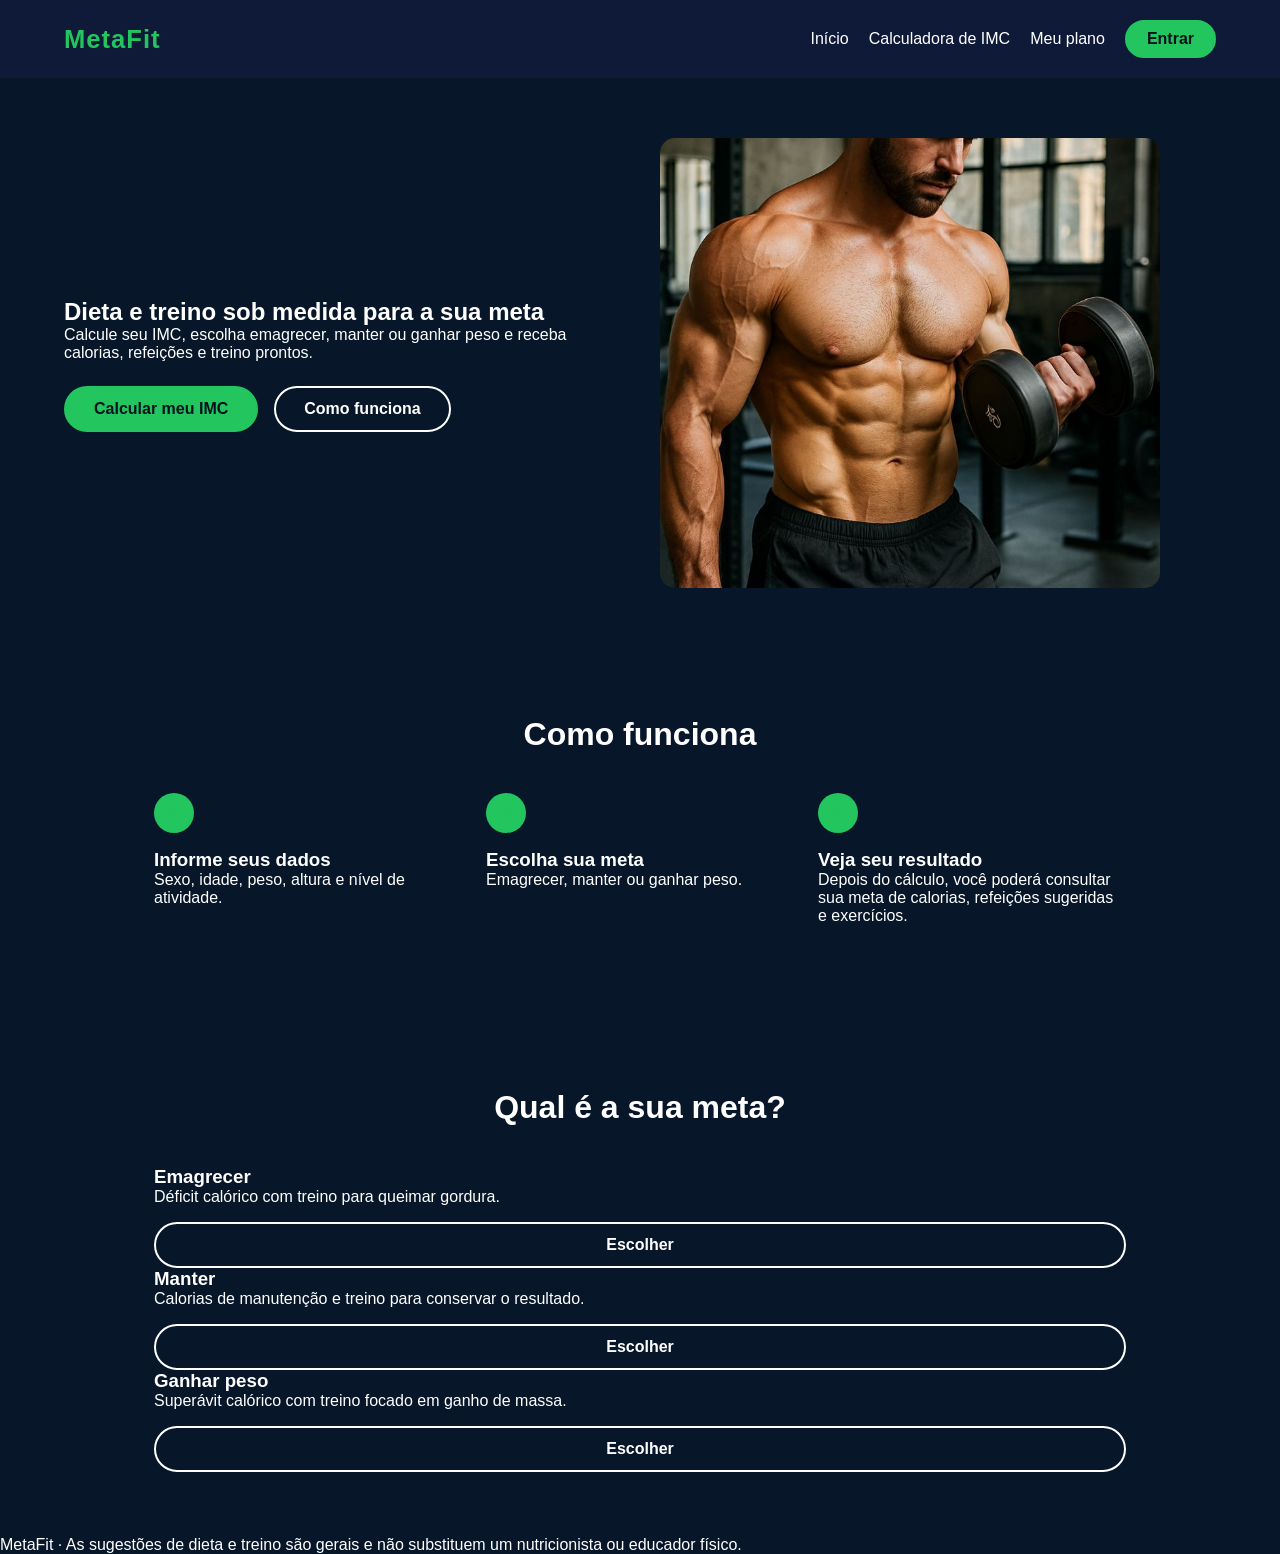
<file: index.html>
<!DOCTYPE html>
<html lang="pt-BR">
<head>
  <meta charset="UTF-8">
  <meta name="viewport" content="width=device-width, initial-scale=1.0">
  <meta name="description" content="Calcule seu IMC e receba uma dieta e um treino sob medida para a sua meta.">
  <title>MetaFit | Dieta e treino sob medida</title>
  <link rel="stylesheet" href="style.css">
</head>
<body>


  <header class="cabecalho">
    <a class="logo" href="index.html">MetaFit</a>

    <nav class="menu-principal">
      <ul>
       <li><a href="index.html">Início</a></li>
       <li><a href="calculadora.html.html">Calculadora de IMC</a></li>
      <li><a href="plano.html">Meu plano</a></li>
       <li><a class="botao" href="login.html">Entrar</a></li>
      </ul>
    </nav>
  </header>

  <main>

    
    <section class="destaque">
      <div class="destaque-conteudo">
        <h1>Dieta e treino sob medida para a sua meta</h1>
        <p>
          Calcule seu IMC, escolha emagrecer, manter ou ganhar peso
          e receba calorias, refeições e treino prontos.
        </p>

        <div class="destaque-botoes">
        <a class="botao" href="calculadora.html.html">Calcular meu IMC</a>
   <a class="botao botao-contorno" href="#como-funciona">Como funciona</a>
        </div>
      </div>


    <div class="foto-inicio">
         <img src="fotos/foto.inicio.jpg" alt="foto-inicio">
             </div>
 </section>

    
    <section class="como-funciona" id="como-funciona">
      <h2>Como funciona</h2>

      <ol class="passos">
        <li class="passo">
          <h3>Informe seus dados</h3>
          <p>Sexo, idade, peso, altura e nível de atividade.</p>
          <br><br>
        </li>
        <li class="passo">
          <h3>Escolha sua meta</h3>
          <p>Emagrecer, manter ou ganhar peso.</p>
          <br><br>
        </li>
        <li class="passo">
          <h3>Veja seu resultado</h3>
          
<p>
    Depois do cálculo, você poderá consultar sua meta de calorias,
    refeições sugeridas e exercícios.
</p>
<br><br>
        </li>
      </ol>
    </section>



    
    <section class="metas">
      <h2>Qual é a sua meta?</h2>



      <div class="lista-metas">
        <article class="card-demeta">
          <div class="icone-demeta"></div>
          <h3>Emagrecer</h3>
          <p>Déficit calórico com treino para queimar gordura.</p>
          <a class="botao botao-contorno" href="calculadora.html.html">Escolher</a>
        </article>

        <article class="card-demeta">
          <div class="icone-demeta"></div>
          <h3>Manter</h3>
          <p>Calorias de manutenção e treino para conservar o resultado.</p>
          <a class="botao botao-contorno" href="calculadora.html.html">Escolher</a>
        </article>

        <article class="card-demeta">
          <div class="icone-demeta"></div>
          <h3>Ganhar peso</h3>
          <p>Superávit calórico com treino focado em ganho de massa.</p>
          <a class="botao botao-contorno" href="calculadora.html.html">Escolher</a>
        </article>
      </div>
    </section>

  </main>

  
  <footer class="rodape">
    <p>
      MetaFit · As sugestões de dieta e treino são gerais e não substituem
      um nutricionista ou educador físico.
    </p>
  </footer>

</body>
</html>
</file>
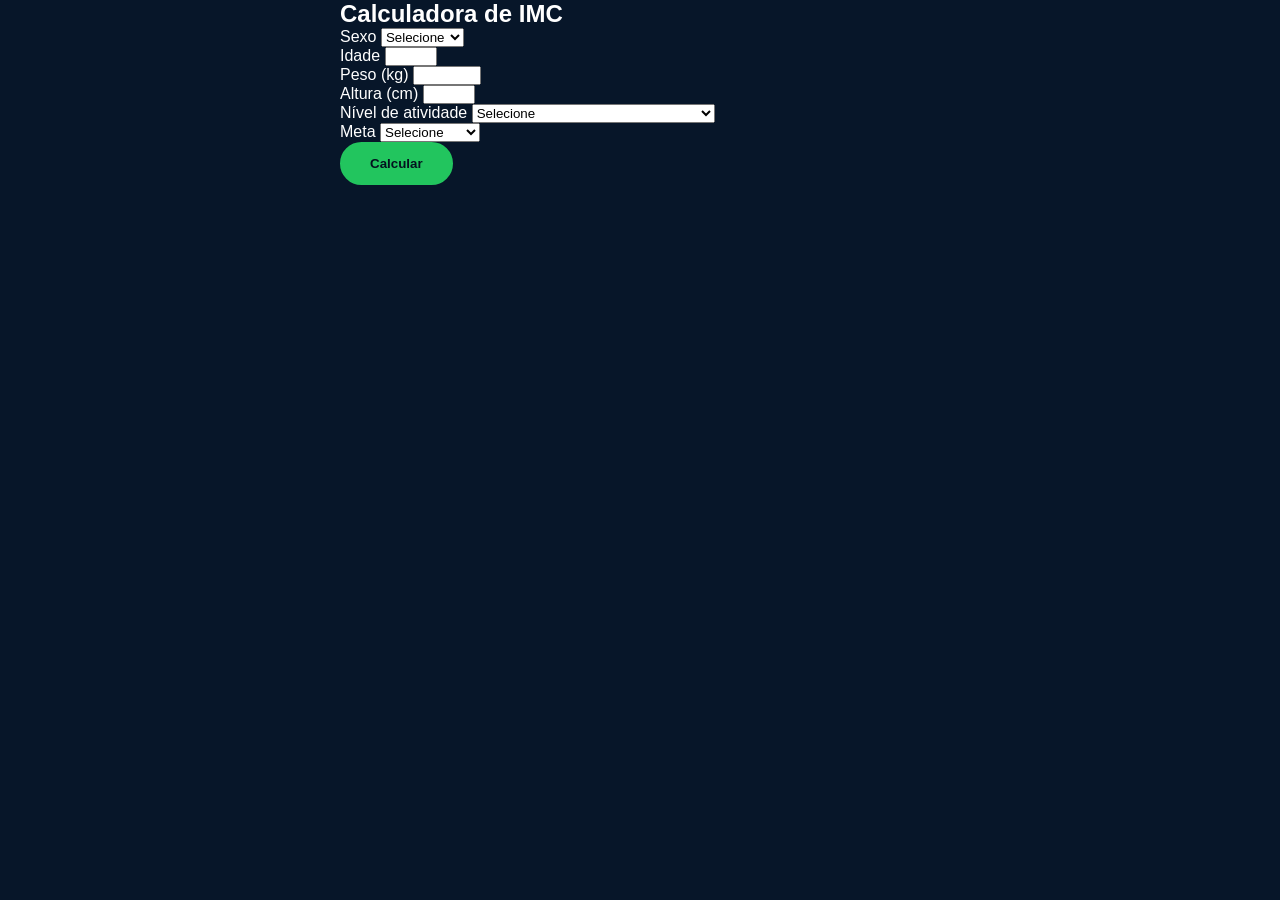
<file: calculadora.html.html>
<!DOCTYPE html>
<html lang="pt-BR">
<head>
  <meta charset="UTF-8">
  <meta name="viewport" content="width=device-width, initial-scale=1.0">
  <meta name="description" content="Calcule seu IMC e receba uma dieta e um treino sob medida para a sua meta.">
  <title>MetaFit | Dieta e treino sob medida</title>
  <link rel="stylesheet" href="style.css">
</head>
<body>

<section class="calculadora">
  <h1>Calculadora de IMC</h1>

  <form class="formulario" action="#" method="post">

    <div class="campo">
      <label for="sexo">Sexo</label>
      <select id="sexo" name="sexo" required>
        <option value="">Selecione</option>
        <option value="feminino">Feminino</option>
        <option value="masculino">Masculino</option>
      </select>
    </div>

    <div class="campo">
      <label for="idade">Idade</label>
      <input type="number" id="idade" name="idade" min="1" max="120" required>
    </div>

    <div class="campo">
      <label for="peso">Peso (kg)</label>
      <input type="number" id="peso" name="peso" min="20" max="400" step="0.1" required>
    </div>

    <div class="campo">
      <label for="altura">Altura (cm)</label>
      <input type="number" id="altura" name="altura" min="100" max="250" required>
    </div>

  
    <div class="campo campo-largo">
      <label for="atividade">Nível de atividade</label>
      <select id="atividade" name="atividade" required>
        <option value="">Selecione</option>
        <option value="sedentario">Sedentário</option>
        <option value="leve">Leve (1 a 3 treinos por semana)</option>
        <option value="moderado">Moderado (3 a 5 treinos por semana)</option>
        <option value="intenso">Intenso (6 a 7 treinos por semana)</option>
      </select>
    </div>

    <div class="campo campo-largo">
      <label for="meta">Meta</label>
      <select id="meta" name="meta" required>
        <option value="">Selecione</option>
        <option value="emagrecer">Emagrecer</option>
        <option value="manter">Manter</option>
        <option value="ganhar">Ganhar peso</option>
      </select>
    </div>

    <button type="submit" class="botao campo-largo">Calcular</button>
  </form>
</section>





<body>
    
</body>
</html>
</file>
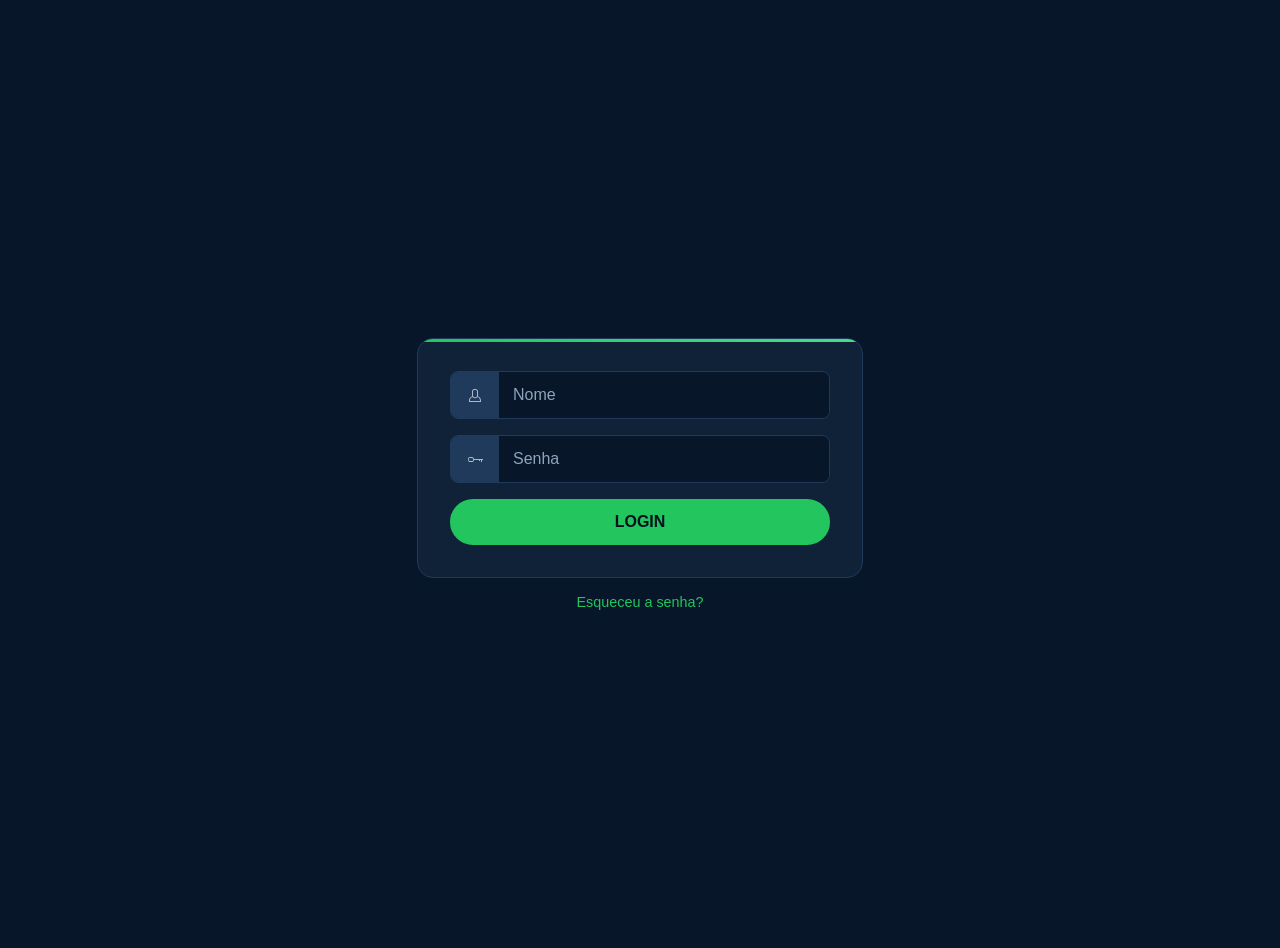
<file: login.html>
<!DOCTYPE html>
<html lang="pt-BR">
<head>
  <meta charset="UTF-8">
  <meta name="viewport" content="width=device-width, initial-scale=1.0">
  <meta name="description" content="Calcule seu IMC e receba uma dieta e um treino sob medida para a sua meta.">
  <title>MetaFit | Dieta e treino sob medida</title>
  <link rel="stylesheet" href="login.css">
</head>
<body>

<form class='login-form'>
  <div class="flex-row">
    <label class="lf--label" for="Nome">
      <svg x="0px" y="0px" width="12px" height="13px">
        <path fill="#B1B7C4" d="M8.9,7.2C9,6.9,9,6.7,9,6.5v-4C9,1.1,7.9,0,6.5,0h-1C4.1,0,3,1.1,3,2.5v4c0,0.2,0,0.4,0.1,0.7 C1.3,7.8,0,9.5,0,11.5V13h12v-1.5C12,9.5,10.7,7.8,8.9,7.2z M4,2.5C4,1.7,4.7,1,5.5,1h1C7.3,1,8,1.7,8,2.5v4c0,0.2,0,0.4-0.1,0.6 l0.1,0L7.9,7.3C7.6,7.8,7.1,8.2,6.5,8.2h-1c-0.6,0-1.1-0.4-1.4-0.9L4.1,7.1l0.1,0C4,6.9,4,6.7,4,6.5V2.5z M11,12H1v-0.5 c0-1.6,1-2.9,2.4-3.4c0.5,0.7,1.2,1.1,2.1,1.1h1c0.8,0,1.6-0.4,2.1-1.1C10,8.5,11,9.9,11,11.5V12z"/>
      </svg>
    </label>
    <input id="Nome" class='lf--input' placeholder='Nome' type='text'>
  </div>
  <div class="flex-row">
    <label class="lf--label" for="password">
      <svg x="0px" y="0px" width="15px" height="5px">
        <g>
          <path fill="#B1B7C4" d="M6,2L6,2c0-1.1-1-2-2.1-2H2.1C1,0,0,0.9,0,2.1v0.8C0,4.1,1,5,2.1,5h1.7C5,5,6,4.1,6,2.9V3h5v1h1V3h1v2h1V3h1 V2H6z M5.1,2.9c0,0.7-0.6,1.2-1.3,1.2H2.1c-0.7,0-1.3-0.6-1.3-1.2V2.1c0-0.7,0.6-1.2,1.3-1.2h1.7c0.7,0,1.3,0.6,1.3,1.2V2.9z"/>
        </g>
      </svg>
    </label>
    <input id="Senha" class='lf--input' placeholder='Senha' type='password'>
  </div>
  <input class='lf--submit' type='submit' value='LOGIN'>
</form>
<a class='lf--forgot' href='#'>Esqueceu a senha?</a>

</body>
</html>
</file>
<file: style.css>
.cabecalho {
display: flex;
justify-content: space-between;
align-items: center;
padding: 20px 5%;
background-color: #0f1a38; /* nova cor do cabeçalho */
}
html {
    scroll-behavior: smooth;
}
.calculadora {
    max-width: 600px;
    margin: 0 auto;
}
* {
    margin: 0;
    padding: 0;
    box-sizing: border-box;
}
.logo {
color: #22c55e;
font-size: 1.6rem;
font-weight: 700;
text-decoration: none;
letter-spacing: 1px;
}
body {
   background-color: #071629;
 color: white;
 font-family: Arial, sans-serif;
}


.cabecalho {
 display: flex;
justify-content: space-between;
 align-items: center;
padding: 20px 5%;
}

.menu-principal ul {
display: flex;
 align-items: center;
 gap: 20px;
 list-style: none;
}

.menu-principal a {
 color: white;
text-decoration: none;
}

.destaque {
display: flex;
align-items: center;
 justify-content: space-between;
padding: 60px 5%;
gap: 40px;}

.destaque-conteudo {
flex: 1;
}

.foto-inicio {
 flex: 1;
}

.foto-inicio img {
 width: 100%;
 max-width: 500px;
 height: 450px;
 object-fit: cover;
 border-radius: 15px;
}

.botao {
display: inline-block;
padding: 12px 28px;
 border-radius: 999px;
 border: 2px solid #22c55e;
 background: #22c55e;
 color: #04121f;
 font-weight: 600;
 text-decoration: none;
 cursor: pointer;
 transition: transform 0.2s, background 0.2s, color 0.2s;
}
.botao:hover {
 background: #4ade80;
  border-color: #4ade80;
 transform: translateY(-2px);
}
.botao-contorno {
 background: transparent;
border-color: #fff;
 color: #fff;
}

.botao-contorno:hover {
 background: #fff;
 border-color: #fff;
 color: #04121f;
 }

.destaque-botoes {
 display: flex;
 gap: 16px;
 flex-wrap: wrap;
 margin-top: 24px;
}

.menu-principal a.botao {
 color: #04121f;
 padding: 8px 20px;
}


.card-demeta .botao {
 display: block;
 text-align: center;
 margin-top: 16px;
}

.como-funciona,
.metas {
max-width: 1100px;
 margin: 0 auto;
padding: 64px 5%;
}

.como-funciona h2,
.metas h2 {
 font-size: 2rem;
 text-align: center;
margin-bottom: 40px;}

.passos {
    display: grid;
    grid-template-columns: repeat(auto-fit, minmax(240px, 1fr));
    gap: 24px;
    list-style: none;
    counter-reset: passo;
}
.passo::before {
    content: counter(passo);
    display: flex;
    align-items: center;
    justify-content: center;
    width: 40px;
    height: 40px;
    margin-bottom: 16px;
    border-radius: 50%;
    background: #22c55e;
    color: #22c55e;
    font-weight: 700;
}
</file>
<file: login.css>
body:has(.login-form) {
    margin: 0;
    min-height: 100vh;
    display: flex;
    flex-direction: column;
    align-items: center;
    justify-content: center;
    padding: 24px 5%;
    background-color: #071629;
    color: #ffffff;
    font-family: Arial, sans-serif;
}

.login-form {
    position: relative;
    width: 100%;
    max-width: 380px;
    padding: 32px;
    background: #0f2238;
    border: 1px solid #1f3a5a;
    border-radius: 16px;
    overflow: hidden;              
}


.login-form::before {
    content: '';
    position: absolute;
    top: 0;
    left: 0;
    width: 100%;
    height: 3px;
    background: linear-gradient(to right, #22c55e, #4ade80);
}


.flex-row {
    display: flex;
    margin-bottom: 16px;
    border: 1px solid #1f3a5a;
    border-radius: 8px;
    overflow: hidden;
    transition: border-color 0.2s, box-shadow 0.2s;
}


.flex-row:focus-within {
    border-color: #22c55e;
    box-shadow: 0 0 0 3px rgba(34, 197, 94, 0.25);
}


.lf--label {
    width: 3rem;
    display: flex;
    align-items: center;
    justify-content: center;
    background: #1f3a5a;
    cursor: pointer;
}


.lf--input {
    flex: 1;
    min-width: 0;                 
    padding: 14px;
    border: 0;
    background: #071629;
    color: #ffffff;
    font-family: inherit;
    font-size: 1rem;
}

.lf--input:focus {
    outline: none;                
}

.lf--input::placeholder {
    color: #8fa3bb;
}


.lf--input:-webkit-autofill {
    -webkit-box-shadow: 0 0 0 1000px #071629 inset;
    -webkit-text-fill-color: #101d41;
}


.lf--submit {
    display: block;
    width: 100%;
    padding: 12px;
    border: 2px solid #22c55e;
    border-radius: 999px;
    background: #22c55e;
    color: #04121f;
    font-family: inherit;
    font-size: 1rem;
    font-weight: 600;
    cursor: pointer;
    transition: transform 0.2s, background 0.2s, border-color 0.2s;
}

.lf--submit:hover {
    background: #4ade80;
    border-color: #4ade80;
    transform: translateY(-2px);
}


.lf--forgot {
    display: block;
    margin-top: 16px;
    color: #22c55e;
    font-size: 0.9rem;
    text-align: center;
    text-decoration: none;
}

.lf--forgot:hover {
    color: #4ade80;
    text-decoration: underline;
}

@media (prefers-reduced-motion: reduce) {
    .lf--submit:hover {
        transform: none;
    }
}
</file>
